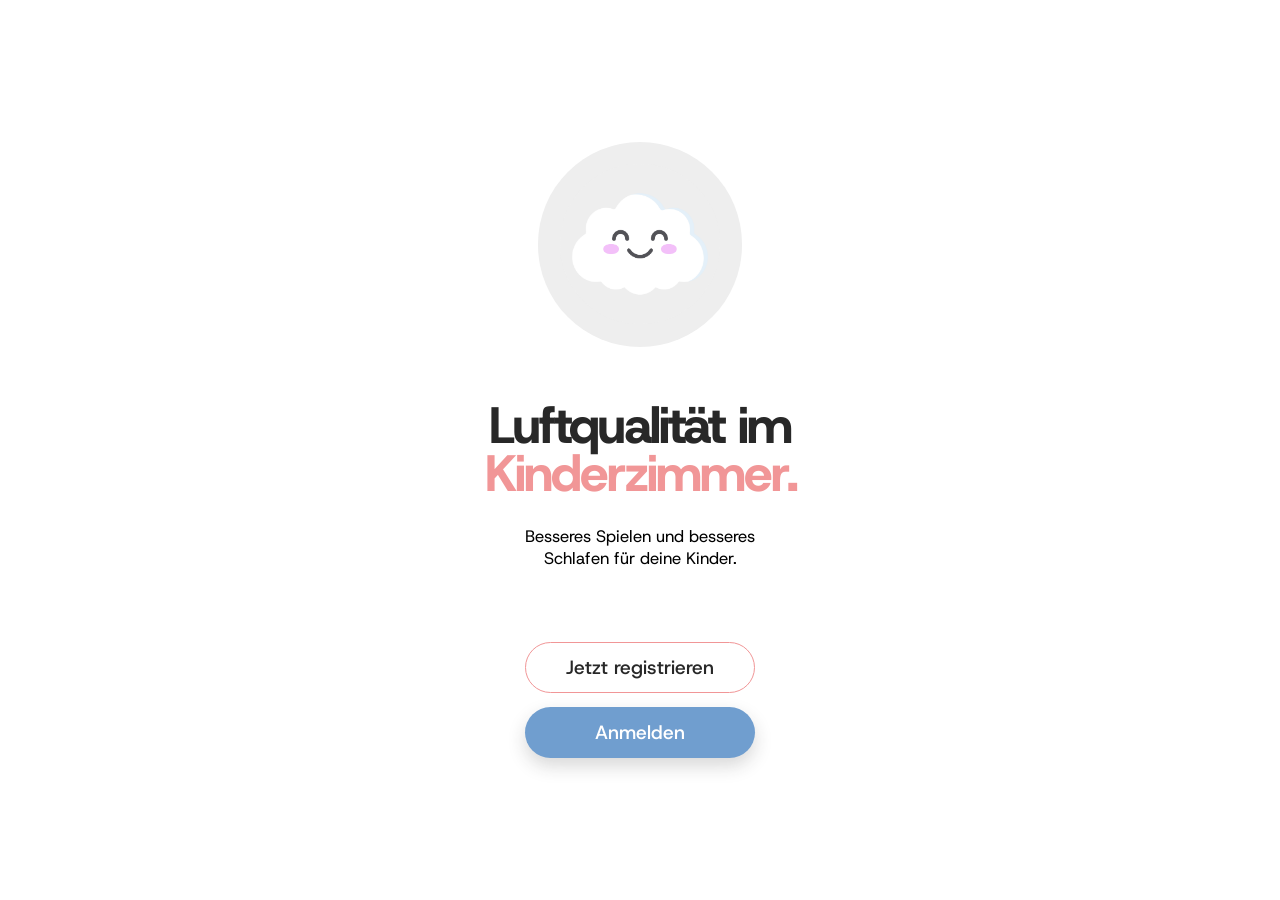
<file: index.html>
<!--<!DOCTYPE html>
<html lang="en">
  <head>
    <meta charset="UTF-8" />
    <title>Welcome</title>
    <link rel="stylesheet" href="css/style.css" />
  </head>
  <body>
    <h1>Welcome to IM4 Demo Page</h1>

    <div class="navigation">
      <ul>
        <li><a href="login.html">Login</a></li>
        <li><a href="register.html">Register</a></li>
        <li>
          <a href="protected.html">Protected Page</a> (only visible when logged
          in)
        </li>
      </ul>
    </div>

    <div class="info">
      <h2>About This Site</h2>
      <p>This is a simple authentication demo that shows:</p>
      <ul>
        <li>User registration</li>
        <li>User login</li>
        <li>Protected content that's only visible to logged-in users</li>
      </ul>
      <p>
        If you try to access the protected page without being logged in, you'll
        be redirected to the login page.
      </p>
    </div>
  </body>
</html>
-->


<!-- BESCHREIBUNG: Erste Seite der Webapp.
Stellt das Projekt "Luftqualität im Kinderzimmer" vor und dient als Einstiegspunkt mit der Entscheidungsmöglichkeit sich einzuloggen oder zu registrieren.
Verlinkungen zur Registrierung (register.html) und zum Login (login.html). -->

<!DOCTYPE html>
<html lang="de">
<head>
  <meta charset="UTF-8">
  <meta name="viewport" content="width=device-width, initial-scale=1.0">

  <title>Luftqualität im Kinderzimmer</title>

  <link rel="preconnect" href="https://fonts.googleapis.com">
  <link rel="preconnect" href="https://fonts.gstatic.com" crossorigin>
  <link href="https://fonts.googleapis.com/css2?family=Host+Grotesk:wght@400;500;600;700;800&display=swap" rel="stylesheet">

  <link rel="stylesheet" href="css/style.css">
</head>

<body>

  <main class="page">
    <section class="hero">

      <div class="cloud-circle">
        <img src="./resources/assets/Wolken_gut.png" alt="Freundliche Wolke">
      </div>

      <h1>
        Luftqualität im <br>
        <span>Kinderzimmer.</span>
      </h1>

      <p>
        Besseres Spielen und besseres <br>
        Schlafen für deine Kinder.
      </p>

      <div class="buttons">
        <a href="register.html" class="btn btn-outline">Jetzt registrieren</a>
        <a href="login.html" class="btn btn-filled">Anmelden</a>
      </div>

    </section>
  </main>

</body>
</html>
</file>
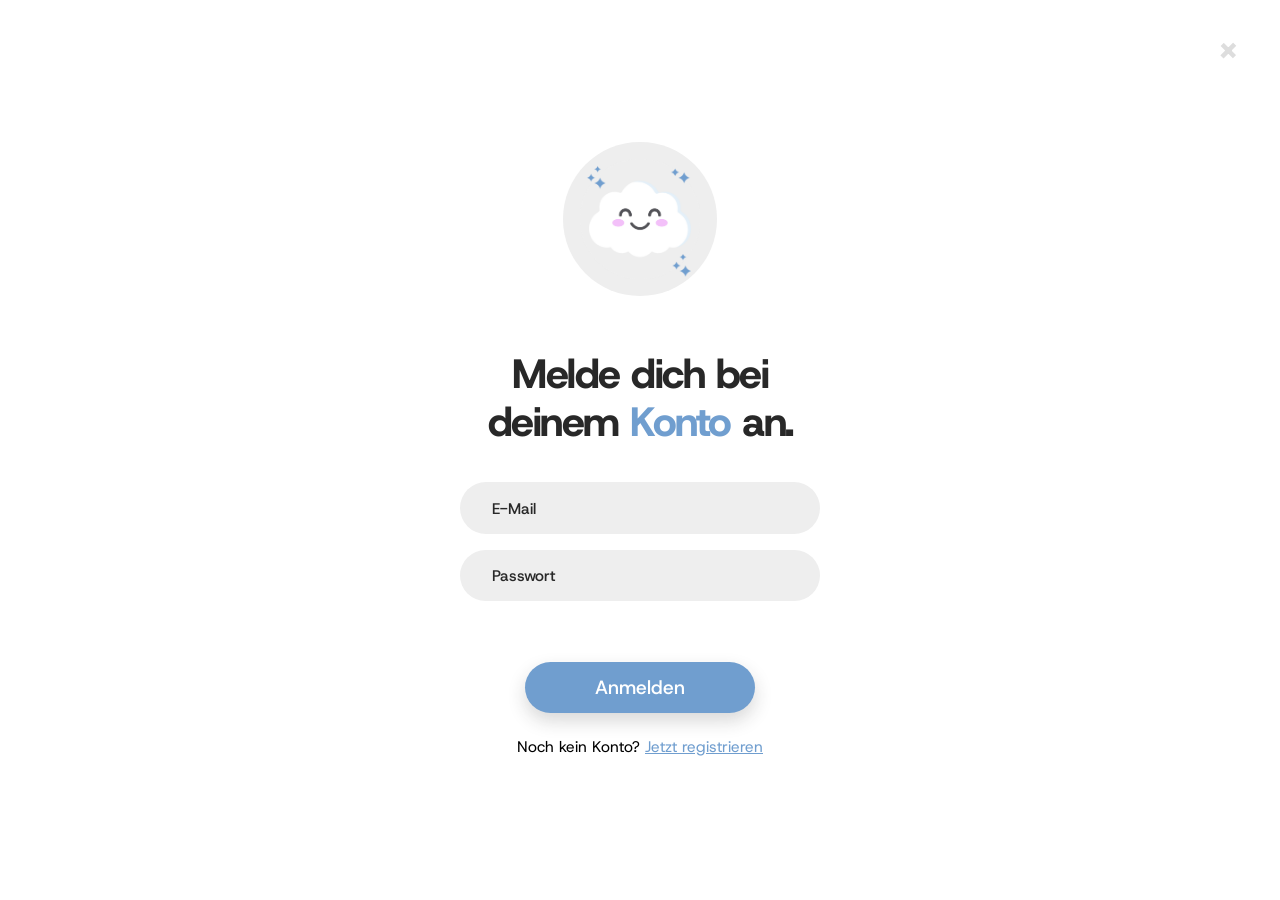
<file: login.html>
<!--BESCHREIBUNG: Login-Seite der Webapp.
Platzhalter für Formular für E-Mail und Passwort.
Die eingegebenen Daten werden über login.js verarbeitet und an php zur Authentifizierung mit der DB gesendet.
Ausserdem Verlinkungen zur Registrierung (register.html) sowie zur Startseite (index.html). -->

<!DOCTYPE html>
<html lang="de">
<head>
  <meta charset="UTF-8" />
  <meta name="viewport" content="width=device-width, initial-scale=1.0" />

  <title>Anmelden</title>

  <link rel="preconnect" href="https://fonts.googleapis.com">
  <link rel="preconnect" href="https://fonts.gstatic.com" crossorigin>

  <link href="https://fonts.googleapis.com/css2?family=Host+Grotesk:wght@400;500;600;700;800&display=swap" rel="stylesheet">

  <link rel="stylesheet" href="css/style.css" />
</head>

<body>

  <main class="page">

    <section class="form-card">

      <a href="index.html" class="close-button">×</a>

      <div class="cloud-circle">
        <img src="./resources/assets/Wolken_gut_login.png" alt="Freundliche Wolke">
      </div>

      <h1>
        Melde dich bei <br>
        deinem <span class="blue-text">Konto</span> an.
      </h1>

      <form id="loginForm">

        <input 
          type="email" 
          id="email" 
          placeholder="E-Mail"
          required
        />

        <input 
          type="password" 
          id="password" 
          placeholder="Passwort"
          required
        />

        <button type="submit" class="btn btn-filled">
          Anmelden
        </button>

      </form>

      <p class="form-link">
        Noch kein Konto?
        <a href="register.html">Jetzt registrieren</a>
      </p>

    </section>

  </main>

  <script src="js/login.js"></script>

</body>
</html>
</file>
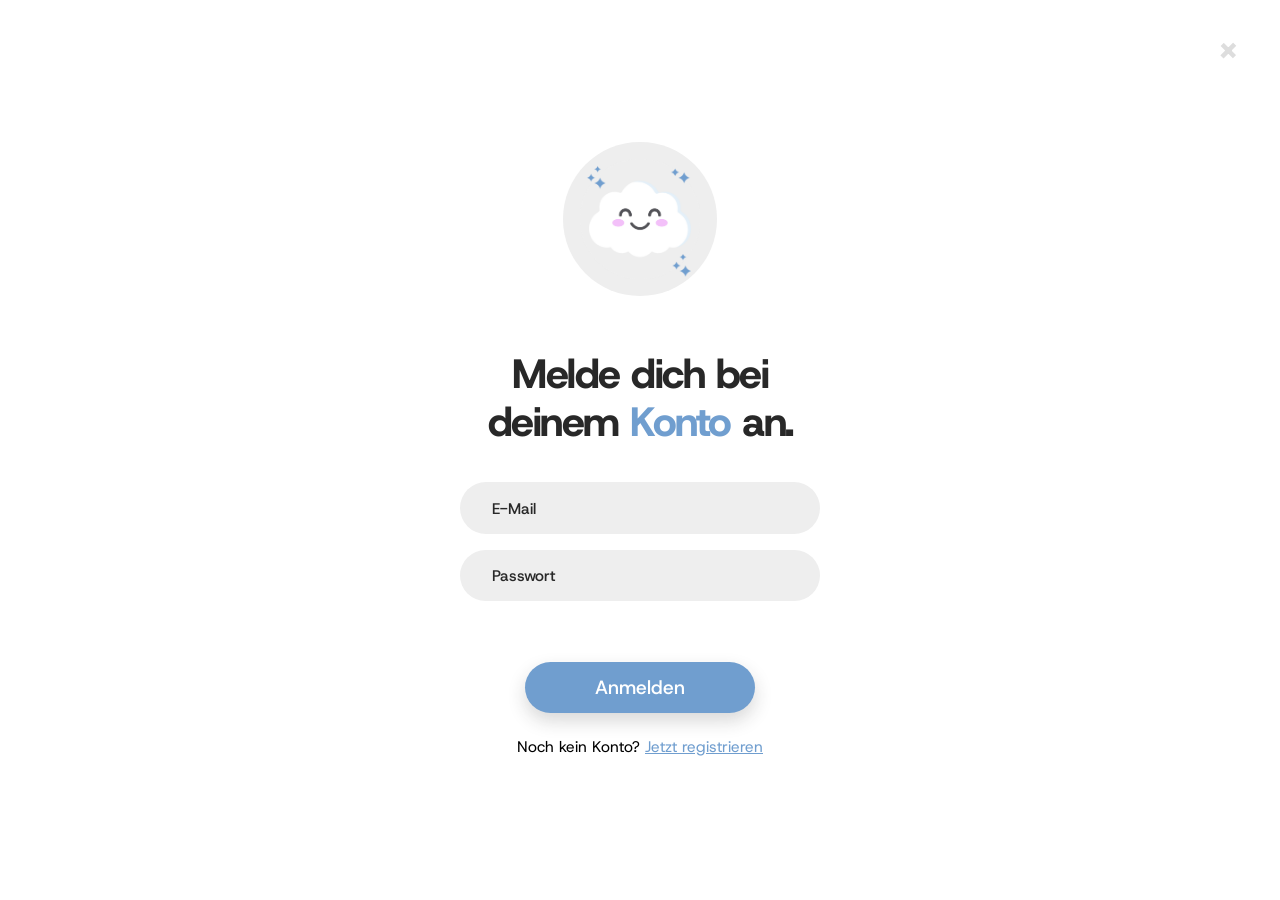
<file: profil.html>
<!--BESCHREIBUNG: Profil-Seite der Webapp zur Verwaltung der Userdaten.
Zeigt den aktuell eingeloggten Benutzer an, der Name wird über profil.js eingeholt.
Enthält Platz für Funktionen zum Ändern von Username und Passwort sowie zum Ausloggen. Das wird über profil.js und profil.php verarbeitet.
Navigation zu Home- und Raumseite. -->

<!DOCTYPE html>
<html lang="de">
<head>
  <meta charset="UTF-8" />
  <meta name="viewport" content="width=device-width, initial-scale=1.0" />

  <title>Profil</title>

  <link rel="preconnect" href="https://fonts.googleapis.com">
  <link rel="preconnect" href="https://fonts.gstatic.com" crossorigin>

  <link href="https://fonts.googleapis.com/css2?family=Host+Grotesk:wght@400;500;600;700;800&display=swap" rel="stylesheet">

  <link rel="stylesheet" href="css/style.css" />
</head>

<body>

  <main class="app-page">
    <section class="profile-screen">

      <div class="cloud-small profile-cloud">
        <img src="./resources/assets/Wolken_gut_login.png" alt="Profil Wolke">
      </div>

      <h1 class="profile-title">
        Hallo,<br>
        <span id="profileName">{Name}</span>
        </h1>

      <div class="profile-actions">
        <button class="profile-input-btn" id="changeNameBtn">
          Name ändern
        </button>

        <button class="profile-input-btn" id="changePasswordBtn">
          Passwort ändern
        </button>
      </div>

      <button class="btn btn-filled profile-logout" id="logoutBtn">
        Ausloggen
      </button>

      <nav class="bottom-nav">
        <a href="home.html" class="nav-item">
          <img src="./resources/assets/menu_home.png" alt="Home">
        </a>

         <a href="profil.html" class="nav-item">
          <img src="./resources/assets/menu_rooms_rosa.png" alt="Profil">
        </a>

        <a href="room.html" class="nav-item">
          <img src="./resources/assets/menu_profil.png" alt="Räume">
        </a>
      </nav>

    </section>
  </main>

  <script src="js/profil.js"></script>

</body>
</html>
</file>
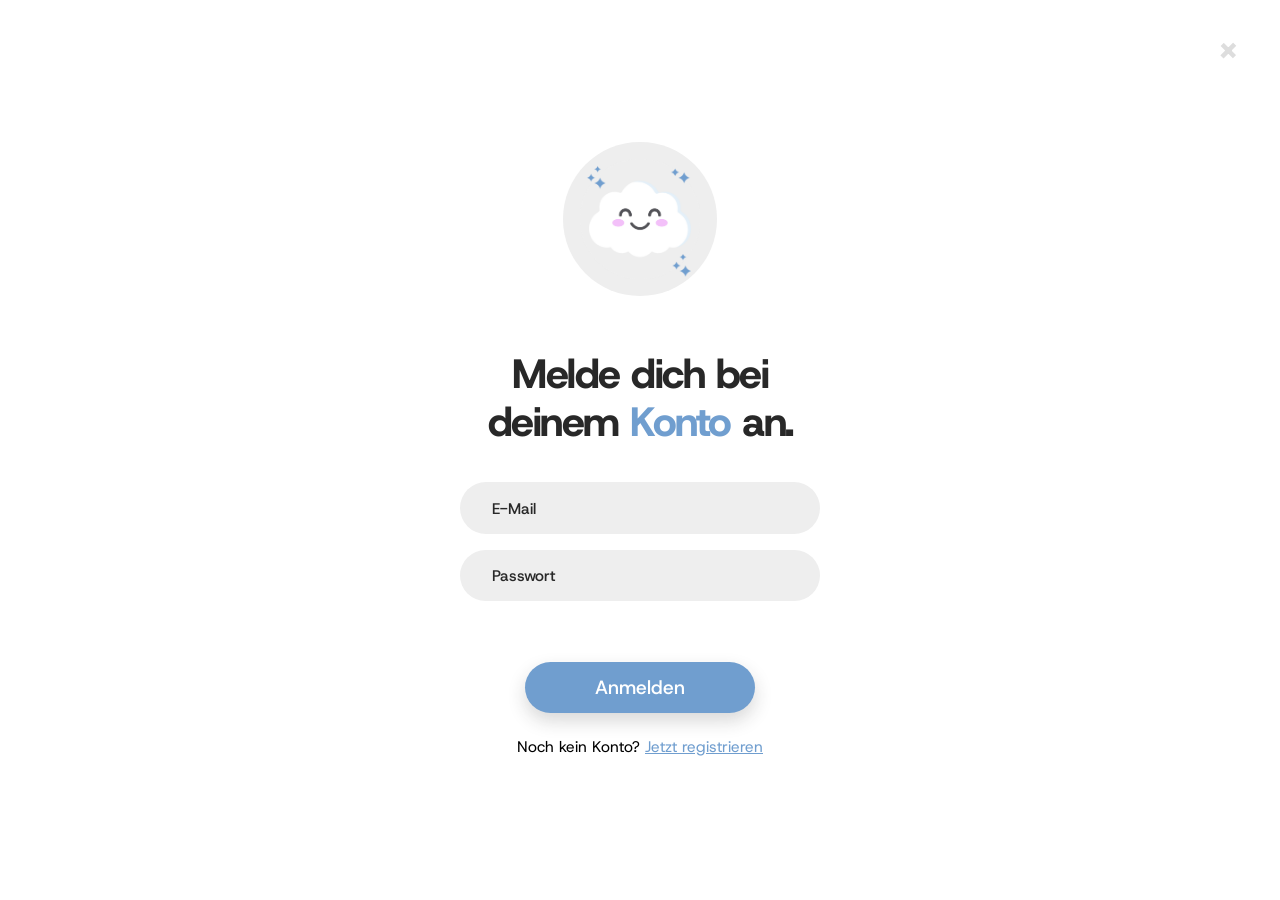
<file: protected.html>
<!--BESCHREIBUNG: Geschützte Seite der Webapp.
Zeigt Inhalte nur an, wenn eine gültige Session läuft. Die Userinformationen werden über protected.js und protected.php geladen und 
im Bereich "protectedContent" dargestellt.
Logout-Funktion, die die Session beendet. -->

<!DOCTYPE html>
<html lang="en">
  <head>
    <meta charset="UTF-8" />
    <title>Protected Page</title>
    <link rel="stylesheet" href="css/style.css" />
  </head>
  <body>
    <h1>Protected Page</h1>

    <!-- This is where we'll dynamically show the protected content -->
    <div id="protectedContent"></div>

    <button id="logoutBtn">Logout</button>

    <script src="js/protected.js"></script>
    <script src="js/logout.js"></script>
  </body>
</html>
</file>
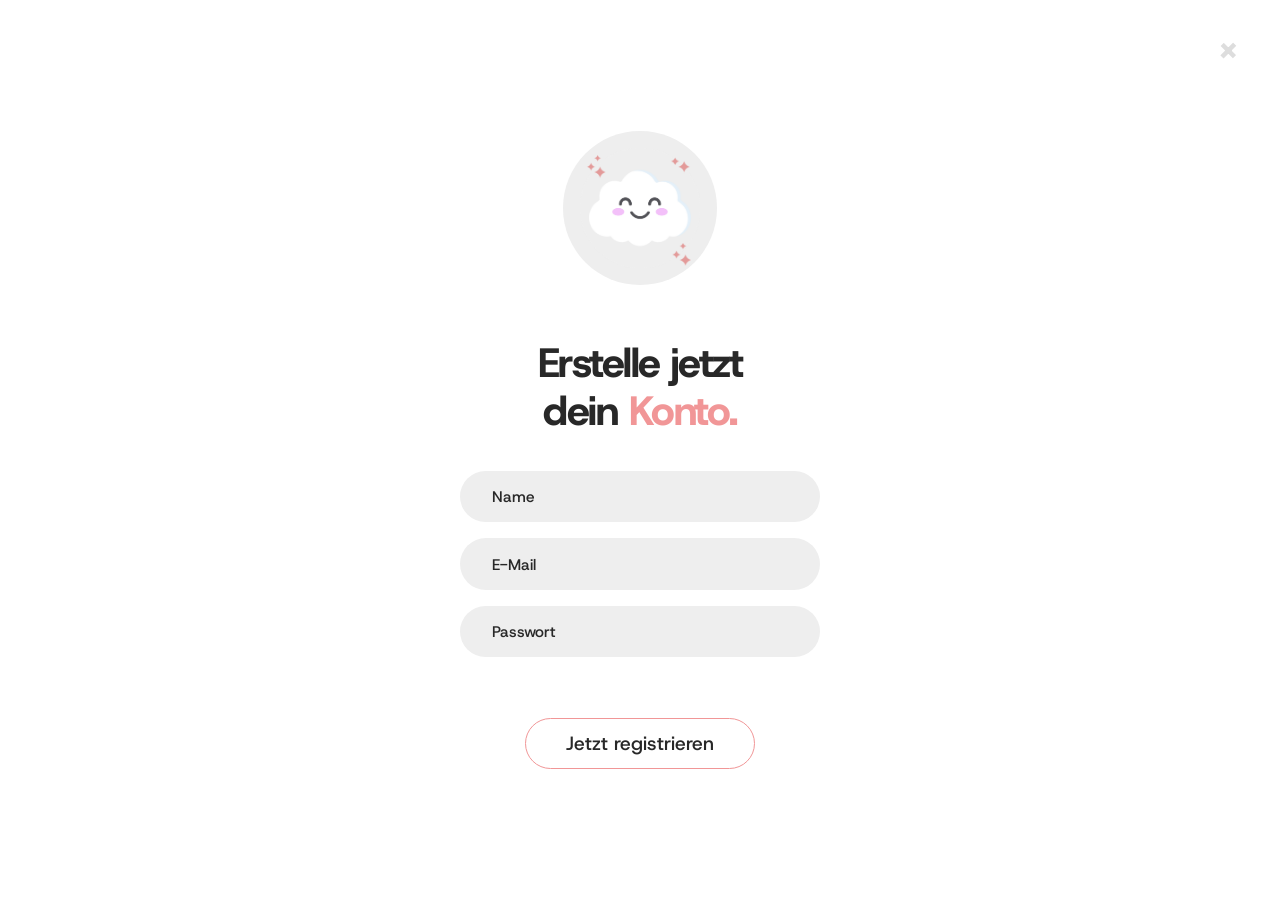
<file: register.html>
<!-- BESCHREIBUNG: Registrierungsseite der Webapp.
Stellt ein Formular zur Erstellung eines neuen Kontos zur Verfügung (Name, E-Mail, Passwort).
Die eingegebenen Daten werden über register.js verarbeitet und an register.php zur Speicherung in der Datenbank gesendet. -->

<!DOCTYPE html>
<html lang="de">
<head>
  <meta charset="UTF-8" />
  <meta name="viewport" content="width=device-width, initial-scale=1.0" />

  <title>Registrieren</title>

  <link rel="preconnect" href="https://fonts.googleapis.com">
  <link rel="preconnect" href="https://fonts.gstatic.com" crossorigin>

  <link href="https://fonts.googleapis.com/css2?family=Host+Grotesk:wght@400;500;600;700;800&display=swap" rel="stylesheet">

  <link rel="stylesheet" href="css/style.css" />
</head>

<body>

  <main class="page">

    <section class="form-card">

      <a href="index.html" class="close-button">×</a>

      <div class="cloud-circle">
        <img src="./resources/assets/Wolken_gut_register.png" alt="Freundliche Wolke">
      </div>

      <h1>
        Erstelle jetzt <br>
        dein <span>Konto.</span>
      </h1>

      <form id="registerForm">

        <input
          type="text"
          id="name"
          placeholder="Name"
        />

        <input
          type="email"
          id="email"
          placeholder="E-Mail"
          required
        />

        <input
          type="password"
          id="password"
          placeholder="Passwort"
          required
        />

        <button type="submit" class="btn btn-outline">
          Jetzt registrieren
        </button>

      </form>

    </section>

  </main>

  <script src="js/register.js"></script>

</body>
</html>
</file>
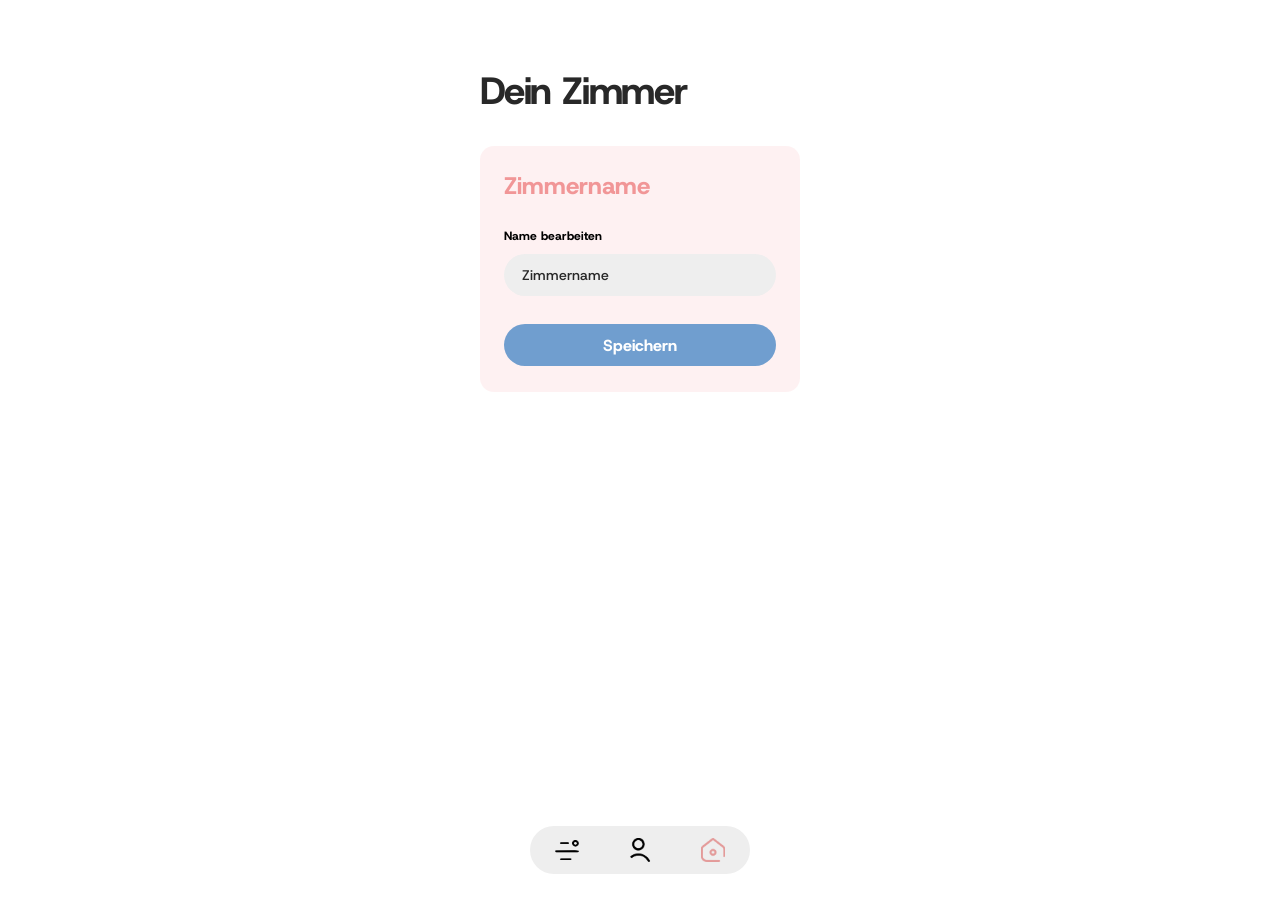
<file: room.html>
<!-- BESCHREIBUNG: Zimmer-Verwaltungsseite der Webapp.
Ermöglicht das Anzeigen und Bearbeiten des Zimmernamens über Eingabefeld.
Die Eingabe wird über room.js verarbeitet und an update-room-name.php gesendet, wo sie in der Datenbank gespeichert wird.
Navigation zu Home- und Profilseite. -->

<!DOCTYPE html>
<html lang="de">
<head>
  <meta charset="UTF-8" />
  <meta name="viewport" content="width=device-width, initial-scale=1.0" />

  <title>Zimmer</title>

  <link rel="preconnect" href="https://fonts.googleapis.com">
  <link rel="preconnect" href="https://fonts.gstatic.com" crossorigin>

  <link href="https://fonts.googleapis.com/css2?family=Host+Grotesk:wght@400;500;600;700;800&display=swap" rel="stylesheet">

  <link rel="stylesheet" href="css/style.css" />
</head>

<body>

  <main class="app-page">
    <section class="rooms-screen">

      <h1 class="rooms-title">Dein Zimmer</h1>

      <article class="room-card room-card-pink">

        <h2>Zimmername</h2>

        <label for="roomNameInput">Name bearbeiten</label>

        <input
          id="roomNameInput"
          class="room-field"
          type="text"
          placeholder="Zimmername"
        >

        <button id="saveRoomBtn" class="add-room-btn">
          <span>Speichern</span>
        </button>

      </article>

      <nav class="bottom-nav">
        <a href="home.html" class="nav-item">
          <img src="./resources/assets/menu_home.png" alt="Home">
        </a>

        <a href="profil.html" class="nav-item">
          <img src="./resources/assets/menu_rooms.png" alt="Profil">
        </a>

        <a href="room.html" class="nav-item">
          <img src="./resources/assets/menu_profil_rosa.png" alt="Räume">
        </a>
      </nav>

    </section>
  </main>

  <script src="js/room.js"></script>
</body>
</html>
</file>
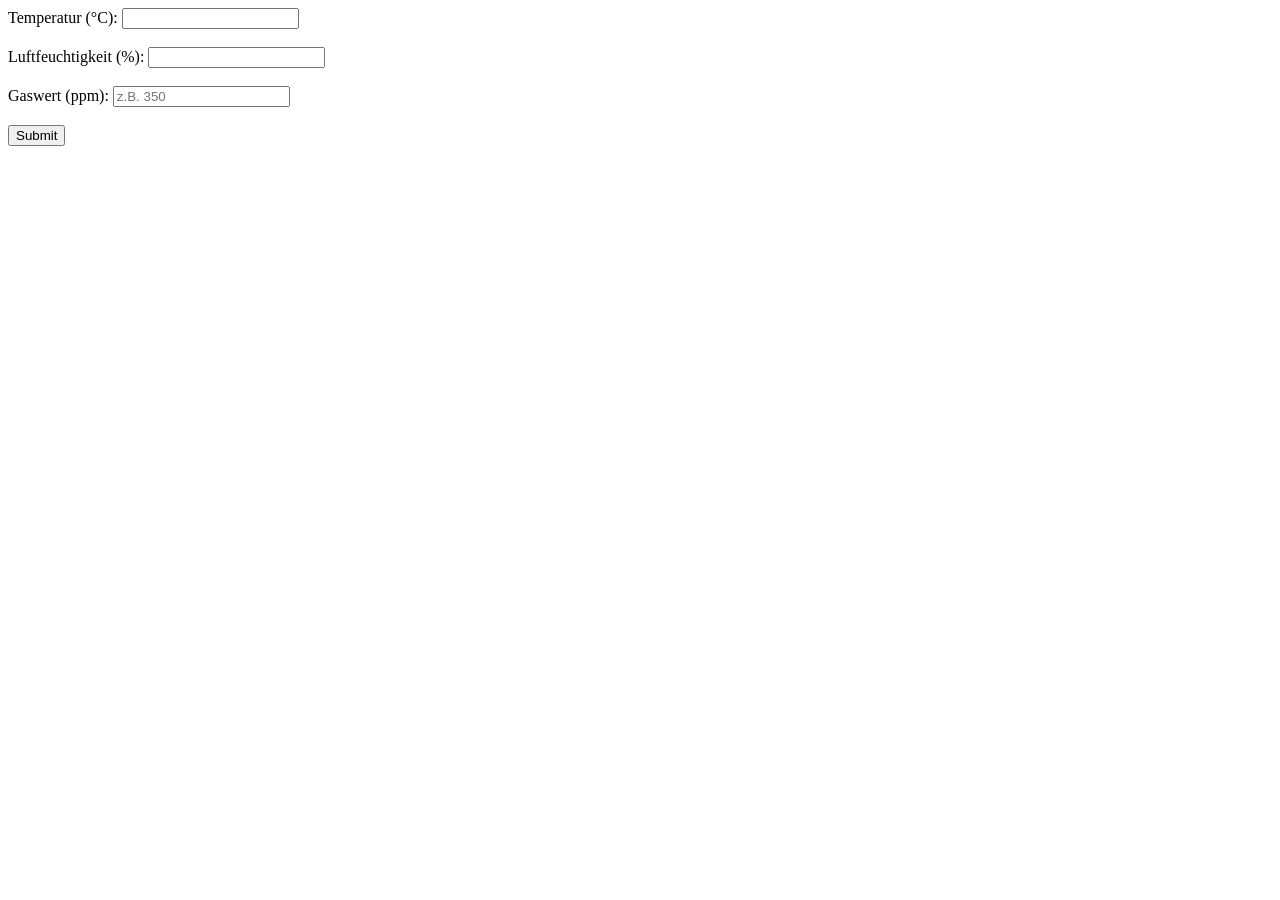
<file: sender.html>
<!--BESCHREIBUNG: Diese HTML Seite zeigt ein Formular. 
Wird es abgeschickt werden die Werte mit JavaScript extrahiert, als JSON string formattiert und per HTTP POST Request an load.php geschickt.
Später werden die HTTP Nachrichten nicht mehr von einer Website geschickt, sondern von einem ESP. -->

<!doctype html>
<html lang="en">
  <head>
    <meta charset="UTF-8" />
    <meta name="viewport" content="width=device-width, initial-scale=1.0" />
    <title>Example Sender</title>
  </head>
  <body>
    <form id="dataForm">
      <!-- Feld für die Temperatur -->
      <label for="temp">Temperatur (°C):</label>
      <input type="number" id="temp" name="temp" step="0.1" required />
      
      <br><br> <!-- Kleine optische Trennung -->

      <!-- Feld für die Luftfeuchtigkeit -->
      <label for="hum">Luftfeuchtigkeit (%):</label>
      <input type="number" id="hum" name="hum" step="0.1" required />
      
      <br><br>

      <!-- Feld für C02-->
      <label for="co2">Gaswert (ppm):</label>
      <input type="number" id="co2" name="co2" placeholder="z.B. 350" required />

      <br><br>

      <input type="submit" name="submit" value="Submit" />
    </form>
    <div id="message"></div>
    <script src="js/sender.js"></script>
  </body>
</html>
</file>
<file: css/style.css>
/* BESCHREIBUNG: Globales Layout, Farben, Schriftarten, Grössen, Abstände und das responsive Design. */

:root {
  --blue: #709ECF;
  --violet: #A37DB0;
  --pink: #F19697;
  --grey: #EEEEEE;
  --text: #282828;
  --white: #FFFFFF;
}

* {
  margin: 0;
  padding: 0;
  box-sizing: border-box;
}

html,
body {
  width: 100%;
  min-height: 100%;
}

body {
  font-family: "Host Grotesk", Arial, sans-serif;
  color: var(--text);
  background-color: var(--white);
}

.page,
.app-page {
  width: 100%;
  min-height: 100vh;
  background-color: var(--white);
  display: flex;
  justify-content: center;
  align-items: center;
  padding: 24px;
}

/* STARTSEITE */

.hero {
  width: 100%;
  max-width: 520px;
  text-align: center;
  display: flex;
  flex-direction: column;
  align-items: center;
}

/* LOGIN / REGISTER */

.form-card {
  position: relative;
  width: 100%;
  max-width: 520px;
  text-align: center;
  display: flex;
  flex-direction: column;
  align-items: center;
}

.close-button {
  position: fixed;
  top: 32px;
  right: 40px;
  z-index: 10;
  font-size: clamp(38px, 3vw, 54px);
  line-height: 1;
  font-weight: 800;
  color: #DDDDDD;
  text-decoration: none;
  transition: 0.2s ease;
}

.close-button:hover {
  opacity: 0.7;
}

.blue-text {
  color: var(--blue);
}

/* WOLKEN */

.cloud-circle {
  width: clamp(150px, 16vw, 230px);
  height: clamp(150px, 16vw, 230px);
  border-radius: 50%;
  background-color: var(--grey);
  display: flex;
  align-items: center;
  justify-content: center;
  margin-bottom: clamp(36px, 6vh, 64px);
}

.form-card .cloud-circle {
  width: clamp(120px, 12vw, 170px);
  height: clamp(120px, 12vw, 170px);
  margin-bottom: clamp(46px, 6vh, 64px);
}

.cloud-circle img,
.cloud-small img {
  width: 78%;
  height: auto;
  display: block;
}

/* TYPOGRAFIE */

h1 {
  font-size: clamp(32px, 4vw, 64px);
  line-height: 0.95;
  font-weight: 800;
  letter-spacing: -2px;
  color: var(--text);
  margin-bottom: clamp(18px, 3vh, 28px);
}

h1 span {
  color: var(--pink);
}

.form-card h1 {
  font-size: clamp(34px, 3.2vw, 52px);
  line-height: 1.18;
  letter-spacing: -1.5px;
  margin-bottom: clamp(30px, 4vh, 42px);
}

p {
  font-size: clamp(14px, 1.3vw, 20px);
  line-height: 1.35;
  color: #000000;
  margin-bottom: clamp(46px, 8vh, 88px);
}

/* BUTTONS */

.buttons {
  display: flex;
  flex-direction: column;
  align-items: center;
  gap: 14px;
}

.btn {
  width: clamp(190px, 18vw, 300px);
  height: clamp(42px, 4vw, 58px);
  border-radius: 999px;
  display: flex;
  justify-content: center;
  align-items: center;
  font-family: "Host Grotesk", Arial, sans-serif;
  font-size: clamp(18px, 1.5vw, 24px);
  font-weight: 500;
  text-decoration: none;
  cursor: pointer;
  border: none;
  outline: none;
}

.btn-outline {
  color: var(--text);
  background-color: var(--white);
  border: 1.5px solid var(--pink);
}

.btn-filled {
  color: var(--white);
  background-color: var(--blue);
  box-shadow: 0 8px 18px rgba(40, 40, 40, 0.18);
}

/* FORMULARE */

form {
  width: 100%;
  max-width: 360px;
  display: flex;
  flex-direction: column;
  align-items: center;
}

form div {
  width: 100%;
}

label {
  display: none;
}

input {
  width: 100%;
  height: clamp(46px, 4vw, 58px);
  border: none;
  outline: none;
  border-radius: 999px;
  background-color: var(--grey);
  color: var(--text);
  font-family: "Host Grotesk", Arial, sans-serif;
  font-size: clamp(14px, 1.2vw, 18px);
  font-weight: 500;
  padding: 0 32px;
  margin-bottom: 16px;
}

input::placeholder {
  color: var(--text);
  opacity: 1;
}

form button {
  margin-top: clamp(28px, 5vh, 56px);
}

form button.btn-outline {
  margin-top: clamp(30px, 5vh, 52px);
}

.form-link {
  margin-top: 24px;
  margin-bottom: 0;
  font-size: clamp(14px, 1.2vw, 18px);
}

.form-link a {
  color: var(--blue);
}

/* HOME */

.app-page {
  padding: 0;
  overflow: hidden;
}

.home-screen {
  width: 100%;
  max-width: 430px;
  min-height: 100vh;
  display: flex;
  flex-direction: column;
  align-items: center;
  text-align: center;
  position: relative;
  padding: 54px 44px 82px;
}

.top-air-section {
  width: 100%;
  display: flex;
  justify-content: center;
  align-items: flex-start;
  gap: 22px;
  margin-bottom: 28px;
}

.home-screen .cloud-small {
  width: 128px;
  height: 128px;
  border-radius: 50%;
  background-color: var(--grey);
  display: flex;
  justify-content: center;
  align-items: center;
  flex-shrink: 0;
}

.air-wrapper {
  display: flex;
  flex-direction: column;
  align-items: center;
  flex-shrink: 0;
}

.air-value {
  position: relative;
  width: 128px;
  height: 128px;
  display: flex;
  justify-content: center;
  align-items: center;
  font-size: 58px;
  line-height: 1;
  font-weight: 800;
  letter-spacing: -2px;
  color: var(--text);
  margin: 0;
  z-index: 1;
  padding-bottom: 18px;
}

.air-value-wrapper {
  position: relative;
  width: 128px;
  height: 128px;
  display: flex;
  justify-content: center;
  align-items: center;
}

.ppm-label {
  position: absolute;
  bottom: 28px;
  left: 50%;
  transform: translateX(-50%);
  font-size: 16px;
  font-weight: 800;
  letter-spacing: -0.5px;
  color: var(--text);
  z-index: 2;
}

.air-value::before {
  content: "";
  position: absolute;
  width: 112px;
  height: 112px;
  border-radius: 50%;
  background-color: rgba(163, 125, 176, 0.75);
  z-index: -1;
  transition: background-color 0.25s ease;
}

.air-good::before {
  background-color: rgba(112, 158, 207, 0.75);
}

.air-medium::before {
  background-color: rgba(163, 125, 176, 0.75);
}

.air-bad::before {
  background-color: rgba(241, 150, 151, 0.75);
}

.air-label {
  font-size: 10px;
  font-weight: 800;
  color: var(--text);
  margin-top: 8px;
  margin-bottom: 0;
}

.status-text {
  margin-bottom: 18px;
}

.status-text p {
  font-size: 24px;
  line-height: 1.05;
  font-weight: 800;
  margin: 0;
}

.status-text h2 {
  font-size: 22px;
  line-height: 1.05;
  font-weight: 800;
  color: var(--text);
}

.status-good {
  color: var(--blue);
}

.status-medium {
  color: var(--violet);
}

.status-bad {
  color: var(--pink);
}

.home-screen .room-select-wrapper {
  width: 100%;
  display: flex;
  justify-content: center;
  margin-bottom: 20px;
}

.room-select {
  width: 150px;
  min-height: 22px;
  border: none;
  outline: none;
  border-radius: 999px;
  background-color: var(--grey);
  color: var(--text);
  font-family: "Host Grotesk", Arial, sans-serif;
  font-size: 10px;
  font-weight: 600;
  padding: 5px 14px;
  margin: 0;
  display: flex;
  justify-content: center;
  align-items: center;
  cursor: default;
}

#roomNameDisplay,
#roomNameDisplay:hover {
  cursor: default;
}

.metric-row {
  width: 100%;
  max-width: 230px;
  display: flex;
  flex-direction: row;
  justify-content: space-between;
  align-items: flex-start;
  margin-bottom: 36px;
}

.metric-box {
  width: 96px;
  text-align: center;
}

.metric-box strong {
  display: block;
  position: relative;
  z-index: 1;
  font-size: 28px;
  line-height: 1;
  font-weight: 800;
  color: var(--text);
  margin-bottom: 8px;
}

.metric-box strong::before {
  content: "";
  position: absolute;
  left: 50%;
  top: 50%;
  width: 34px;
  height: 34px;
  transform: translate(-50%, -50%);
  border-radius: 50%;
  background-color: rgba(241, 150, 151, 0.55);
  z-index: -1;
}

.metric-box span {
  display: block;
  font-size: 9px;
  line-height: 1.15;
  font-weight: 800;
  color: var(--text);
}

.chart-card {
  width: 100%;
  max-width: 265px;
  background-color: var(--grey);
  border-radius: 8px;
  padding: 12px 10px 12px;
  text-align: left;
  margin-bottom: 26px;
}

.chart-card h2 {
  font-size: 14px;
  line-height: 1;
  font-weight: 800;
  margin-bottom: 16px;
}

.chart-placeholder {
  width: 100%;
  height: 122px;
  background: linear-gradient(
    to bottom,
    #f6a0a4 0%,
    #f6a0a4 34%,
    #a88abd 34%,
    #a88abd 67%,
    #8db8df 67%,
    #8db8df 100%
  );
  border-radius: 8px;
  overflow: hidden;
}

.chart-placeholder canvas {
  width: 100%;
  height: 100%;
}

.info-section {
  width: 100%;
  text-align: center;
}

.info-section h3 {
  font-size: 12px;
  font-weight: 800;
  margin-bottom: 12px;
}

.legend {
  width: 100%;
  display: flex;
  justify-content: center;
  gap: 8px;
}

.legend-box {
  width: 88px;
  min-height: 52px;
  border-radius: 6px;
  display: flex;
  justify-content: center;
  align-items: center;
  padding: 7px 5px;
  font-size: 8px;
  line-height: 1.12;
  font-weight: 700;
  color: var(--white);
}

.legend-good {
  background-color: var(--blue);
}

.legend-medium {
  background-color: var(--violet);
}

.legend-bad {
  background-color: var(--pink);
}

/* PROFIL */

.profile-screen {
  width: 100%;
  max-width: 860px;
  min-height: 100vh;
  display: flex;
  flex-direction: column;
  align-items: center;
  text-align: center;
  position: relative;
  padding: 64px 32px 96px;
}

.profile-cloud {
  width: 128px;
  height: 128px;
  border-radius: 50%;
  background-color: var(--grey);
  display: flex;
  justify-content: center;
  align-items: center;
  margin-bottom: 28px;
}

.profile-cloud img {
  width: 78%;
  height: auto;
  display: block;
}

.profile-title {
  font-size: 54px;
  line-height: 0.95;
  font-weight: 800;
  letter-spacing: -2px;
  color: var(--text);
  margin-bottom: 58px;
}

.profile-title span {
  color: var(--text);
}

.profile-actions {
  width: 100%;
  max-width: 265px;
  display: flex;
  flex-direction: column;
  align-items: center;
  gap: 18px;
  margin-bottom: 42px;
}

.profile-input-btn {
  width: 100%;
  height: 46px;
  border: none;
  border-radius: 999px;
  background-color: var(--grey);
  color: var(--text);
  font-family: "Host Grotesk", Arial, sans-serif;
  font-size: 14px;
  font-weight: 500;
  cursor: pointer;
}

.profile-logout {
  width: 185px;
  height: 48px;
  font-size: 18px;
  margin-bottom: 58px;
}

/* ROOMS */

.rooms-screen {
  width: 100%;
  max-width: 430px;
  min-height: 100vh;
  position: relative;
  display: flex;
  flex-direction: column;
  align-items: center;
  padding: 72px 44px 96px;
}

.rooms-title {
  width: 100%;
  max-width: 320px;
  font-size: 38px;
  line-height: 1;
  font-weight: 800;
  letter-spacing: -1.2px;
  margin-bottom: 36px;
  text-align: left;
}

.rooms-list {
  width: 100%;
  max-width: 320px;
  display: grid;
  grid-template-columns: 1fr;
  gap: 20px;
  margin-bottom: 36px;
}

.room-card {
  width: 100%;
  max-width: 320px;
  min-height: 230px;
  border-radius: 14px;
  padding: 28px 24px 26px;
  text-align: left;
}

.room-card-pink {
  background-color: rgba(241, 150, 151, 0.13);
}

.room-card-blue {
  background-color: rgba(112, 158, 207, 0.13);
}

.room-card h2 {
  font-size: 24px;
  line-height: 1;
  font-weight: 800;
  margin-bottom: 30px;
}

.room-card-pink h2 {
  color: var(--pink);
}

.room-card-blue h2 {
  color: var(--blue);
}

.room-card label {
  display: block;
  font-size: 12px;
  font-weight: 800;
  color: #000000;
  margin-bottom: 10px;
}

.room-field {
  width: 100%;
  height: 42px;
  border: none;
  outline: none;
  border-radius: 999px;
  background-color: var(--grey);
  display: flex;
  align-items: center;
  padding: 0 18px;
  font-family: "Host Grotesk", Arial, sans-serif;
  font-size: 14px;
  font-weight: 500;
  margin-bottom: 28px;
}

.room-card .add-room-btn {
  width: 100%;
  height: 42px;
  border: none;
  border-radius: 999px;
  background-color: var(--blue);
  display: flex;
  justify-content: center;
  align-items: center;
  font-family: "Host Grotesk", Arial, sans-serif;
  color: var(--white);
  cursor: pointer;
  margin-top: 8px;
}

.room-card .add-room-btn span {
  font-size: 16px;
  font-weight: 800;
  margin: 0;
}

.room-card .add-room-btn strong {
  display: none;
}

.add-room-btn {
  border: none;
  background: transparent;
  display: flex;
  flex-direction: column;
  align-items: center;
  font-family: "Host Grotesk", Arial, sans-serif;
  color: var(--text);
  cursor: pointer;
  margin-top: 4px;
}

.add-room-btn span {
  font-size: 24px;
  font-weight: 800;
  margin-bottom: 8px;
}

.add-room-btn strong {
  font-size: 42px;
  line-height: 0.8;
  font-weight: 800;
}

.rooms-empty {
  grid-column: 1 / -1;
  text-align: center;
  margin: 0;
  font-weight: 700;
}

/* BOTTOM NAV */

.bottom-nav {
  position: absolute;
  left: 50%;
  bottom: 26px;
  width: 220px;
  height: 48px;
  transform: translateX(-50%);
  background-color: var(--grey);
  border-radius: 999px;
  display: flex;
  justify-content: space-around;
  align-items: center;
}

.nav-item {
  width: 46px;
  height: 46px;
  display: flex;
  justify-content: center;
  align-items: center;
}

.nav-item img {
  width: 24px;
  height: 24px;
  object-fit: contain;
}

/* MOBILE */

@media (max-width: 600px) {
  .page {
    padding: 32px 24px;
  }

  .hero,
  .form-card {
    max-width: 330px;
  }

  .cloud-circle {
    width: 150px;
    height: 150px;
    margin-bottom: 46px;
  }

  .form-card .cloud-circle {
    width: 136px;
    height: 136px;
    margin-bottom: 58px;
  }

  h1 {
    font-size: 28px;
    line-height: 1.08;
    letter-spacing: -0.8px;
  }

  .form-card h1 {
    font-size: 30px;
    line-height: 1.35;
    letter-spacing: -0.9px;
    margin-bottom: 28px;
  }

  p {
    font-size: 12px;
    margin-bottom: 56px;
  }

  form {
    max-width: 236px;
  }

  input {
    height: 44px;
    font-size: 14px;
    padding: 0 28px;
    margin-bottom: 13px;
  }

  .btn {
    width: 170px;
    height: 36px;
    font-size: 18px;
  }

  .form-card .btn {
    width: 188px;
    height: 42px;
    font-size: 20px;
  }

  form button.btn-outline {
    margin-top: 30px;
  }

  .form-link {
    margin-top: 18px;
    font-size: 12px;
  }

  .close-button {
    top: 24px;
    right: 24px;
    font-size: 42px;
  }

  .home-screen {
    max-width: 390px;
    padding: 32px 28px 86px;
  }

  .top-air-section {
    flex-direction: column;
    align-items: center;
    gap: 12px;
    margin-bottom: 14px;
  }

  .home-screen .cloud-small {
    width: 112px;
    height: 112px;
  }

  .air-value {
    width: 138px;
    height: 138px;
    font-size: 58px;
  }

  .air-value::before {
    width: 108px;
    height: 108px;
  }

  .status-text p {
    font-size: 20px;
  }

  .status-text h2 {
    font-size: 18px;
  }

  .home-screen .room-select-wrapper {
    margin-bottom: 20px;
  }

  .metric-row {
    margin-bottom: 32px;
  }

  .chart-card {
    max-width: 100%;
    margin-bottom: 26px;
  }

  .chart-placeholder {
    height: 110px;
  }

  .legend {
    gap: 8px;
  }

  .legend-box {
    width: 96px;
    min-height: 56px;
    font-size: 8px;
    padding: 7px 5px;
  }

  .profile-screen {
    max-width: 390px;
    padding: 86px 28px 84px;
  }

  .profile-cloud {
    width: 112px;
    height: 112px;
    margin-bottom: 26px;
  }

  .profile-title {
    font-size: 32px;
    line-height: 1.1;
    letter-spacing: -0.8px;
    margin-bottom: 76px;
  }

  .profile-actions {
    max-width: 236px;
    gap: 14px;
    margin-bottom: 76px;
  }

  .profile-input-btn {
    height: 42px;
    font-size: 13px;
  }

  .profile-logout {
    width: 150px;
    height: 40px;
    font-size: 16px;
    margin-bottom: 0;
  }

  .rooms-screen {
    max-width: 390px;
    padding: 52px 28px 90px;
  }

  .rooms-title {
    font-size: 34px;
    margin-bottom: 36px;
  }

  .room-card {
    min-height: 210px;
    padding: 24px 22px;
  }

  .room-card h2 {
    font-size: 22px;
    margin-bottom: 26px;
  }

  .bottom-nav {
    width: calc(100% - 56px);
    max-width: 260px;
    height: 56px;
    bottom: 18px;
  }

  .nav-item img {
    width: 26px;
    height: 26px;
  }
}
</file>
